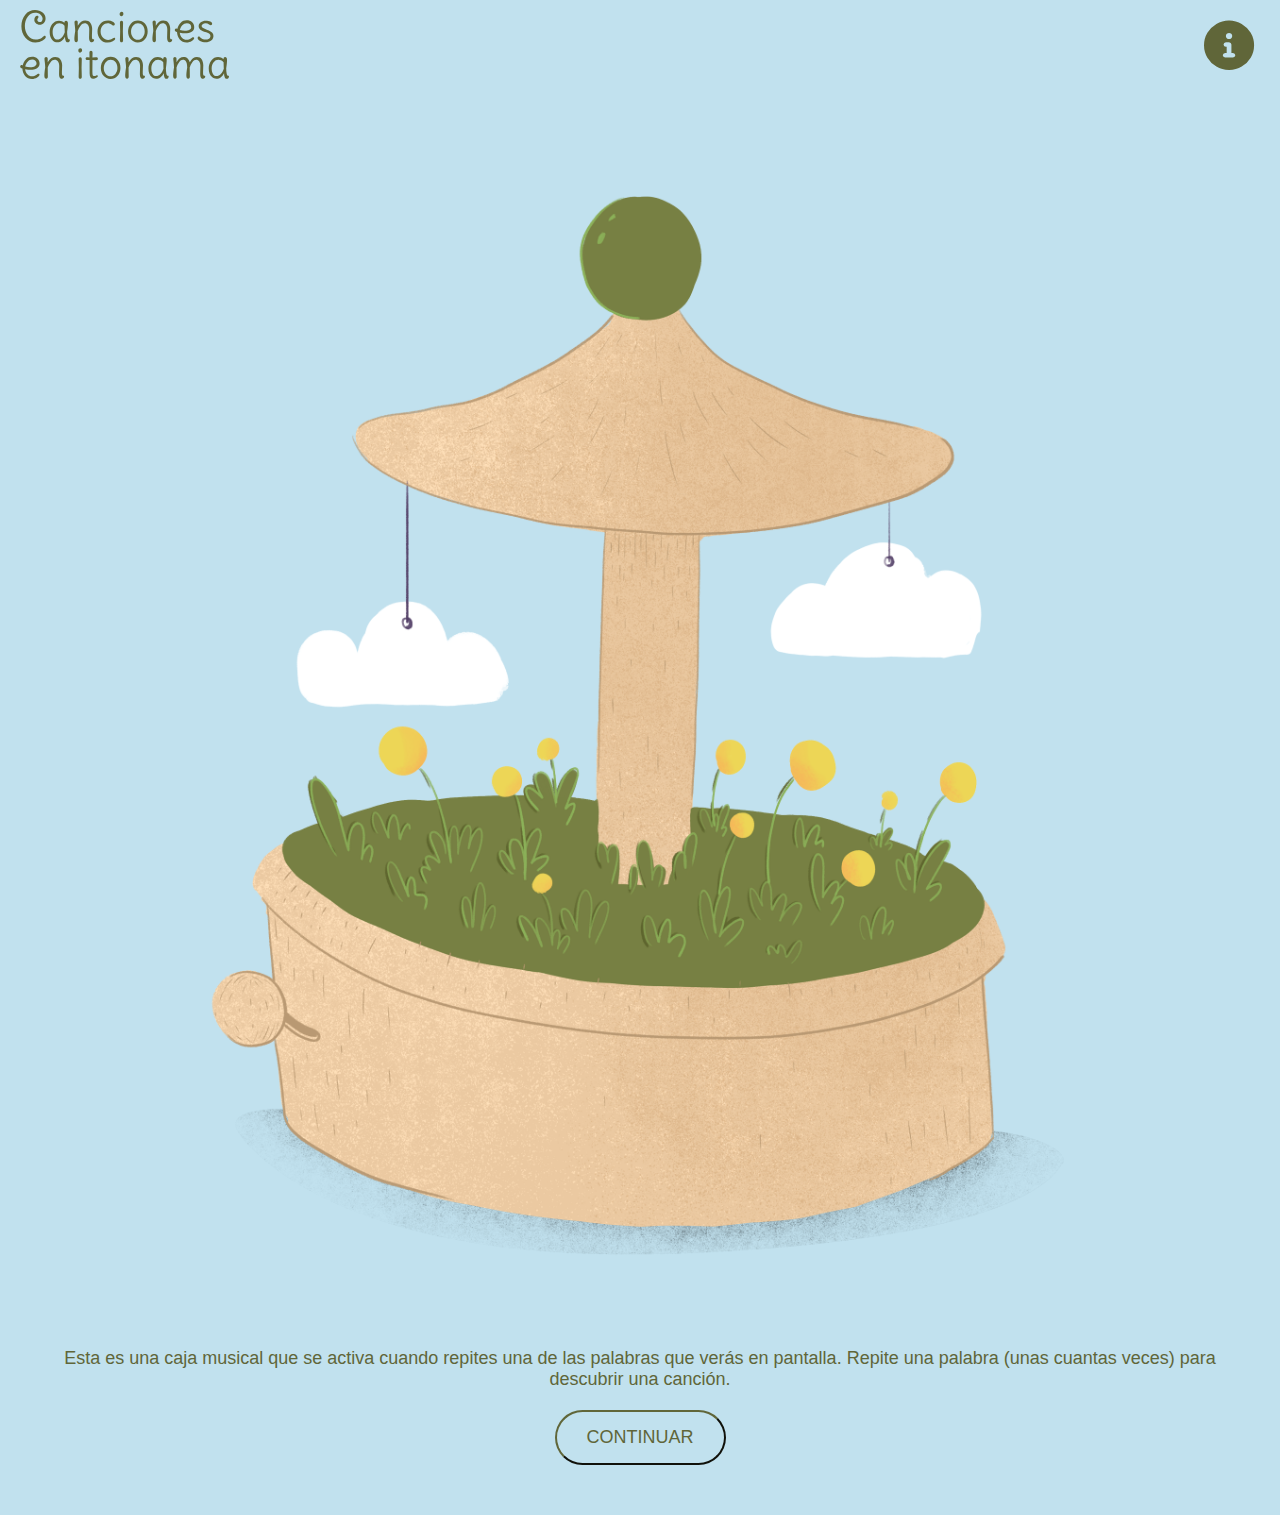
<file: index.html>
<!DOCTYPE html>
<html lang="en">
<head>
    <meta charset="UTF-8">
    <meta name="viewport" content="width=device-width, initial-scale=1.0">
    <title>Sample Webpage</title>
    <link rel="stylesheet" href="https://cdnjs.cloudflare.com/ajax/libs/font-awesome/6.0.0-beta3/css/all.min.css">
    <link rel="stylesheet" href="style.css">
</head>
<body>
    <div class="header">
        <a href="index.html"> <img src="logo.svg" alt="Logo" class="logo"> </a>
        <button class="info-button" onclick="openPopup()">
            <i class="fa fa-info-circle"></i>
        </button>
    </div>

    <div class="popup" id="infoPopup">
        <div class="popup-content">
            <span class="close" onclick="closePopup()">&times;</span>
            <p>Esta es una plataforma interactiva que integra reconocimiento de palabras a partir de un modelo de inteligencia artificial entrenado a partir de una grabación de 1996* y una version actualizada de 2024**. Este proyecto forma parte de un proyecto de tres partes que explora la lengua itonama y archivos concernientes a la misma, el proyecto fue desarrollado por Valeria Antezana Acosta durante la maestría en Cultura Digital de la Universidad de Bergen 2022-2024.</p>
            <p>
Especial agradecimiento a Elibeth Guasde, profesora de la lengua itonama en Magdalena (Beni, Bolivia), quien ha trabajado y sigue trabajando en la recuperación y sistematización de la lengua itonama, y cuya voz forma parte de las canciones contenidas en el proyecto.
            <p>
Lincencia CC BY-NC-ND 4.0
            </p>
            <p>*Grinevald, Colette. 1996. “Itonama 100 Word List”, Language PID(s): ailla:119580. https://islandora-ailla.lib.utexas.edu/islandora/object/ailla%3A125400</p>
            <p>**Guasde, Elibeth. 2024. Serie de canciones grabadas en Itonama. Magdalena, Bolivia.</p>
        </div>
    </div>

    <div class="content">
        <img src="Illustration-Website.png" alt="Central Image" class="central-image">
        <p class="central-text">Esta es una caja musical que se activa cuando repites una de las palabras que verás en pantalla. Repite una palabra (unas cuantas veces) para descubrir una canción.</p>
        <a href="descubre.html"> <button class="continue-button">CONTINUAR</button> </a>
    </div>

    <script>
        // JavaScript to handle popup
        function openPopup() {
            document.getElementById("infoPopup").style.display = "block";
        }

        function closePopup() {
            document.getElementById("infoPopup").style.display = "none";
        }
    </script>
</body>
</html>
</file>
<file: style.css>
/* General Styling */
body {
    margin: 0;
    font-family: Arial, sans-serif;
    background-color: #C1E1EE;
}

/* Header Styling */
.header {
    display: flex;
    justify-content: space-between;
    align-items: center;
    padding: 10px 20px;
    background-color: #C1E1EE;
}

.logo {
    height: 70px;
}

.info-button {
    background-color: transparent;
    color: #606639;
    border: none;
    cursor: pointer;
    font-size: 50px;
}

.info-button:hover {
  color: #A5AA77;
}

/* Popup Styling */
.popup {
    display: none;
    position: fixed;
    top: 0;
    left: 0;
    width: 100%;
    height: 100%;
    background-color: rgba(0, 0, 0, 0.5);
    justify-content: center;
    align-items: center;
}

.popup-content {
    background-color: white;
    padding: 20px;
    border-radius: 10px;
    text-align: left;
    width: 300px;
    position: relative;
}

.close {
    position: absolute;
    top: 10px;
    right: 10px;
    font-size: 20px;
    cursor: pointer;
}

/* Content Styling */
.content {
    text-align: center;
    padding: 50px;
}

.central-image {
    max-width: 100%;
    height: auto;
}

.central-text {
    margin: 20px 0;
    font-size: 18px;
    color: #606639;
    font-family: Roboto, sans-serif;
}

.continue-button {
    background-color: #C1E1EE;
    color: #606639;
    border-color: #606639;
    padding: 15px 30px;
    font-size: 18px;
    cursor: pointer;
    border-radius: 30px;
    transition: background-color 0.3s;
}

.continue-button:hover {
    background-color: #606639;
    color: white;
}

.loader {
  border: 16px solid #f3f3f3; /* Light grey */
  border-top: 16px solid #606639; /* Blue */
  border-radius: 50%;
  width: 30px;
  height: 30px;
  animation: spin 2s linear infinite;
  margin-left: auto;
  margin-right: auto;
  display: block;
}

@keyframes spin {
  0% { transform: rotate(0deg); }
  100% { transform: rotate(360deg); }
}






.word-list {
  max-width: 200px;
  margin: 0 auto;
  background-color: #C1E1EE;
  padding: 20px;
  border-radius: 8px;
}

.word-item {
  display: flex;
  justify-content: space-between;
  align-items: center;
  margin-bottom: 20px;
}

.word {
  font-size: 20px;
    text-align: center;
  color: #606639;
}

.play-button {
  background-color: #606639;
  color: white;
  border: none;
  padding: 8px 15px;
  font-size: 14px;
  cursor: pointer;
  border-radius: 5px;
  transition: background-color 0.3s;
}

.play-button:hover {
  background-color: #A5AA77;
}








#start-btn {
    background-color: #C1E1EE;
    color: #606639;
    border: 2px solid #606639;
    padding: 15px 30px;
    font-size: 18px;
    cursor: pointer;
    border-radius: 30px;
    transition: background-color 0.3s;
}

#start-btn:hover {
    background-color: #606639;
    color: white;
}
</file>
